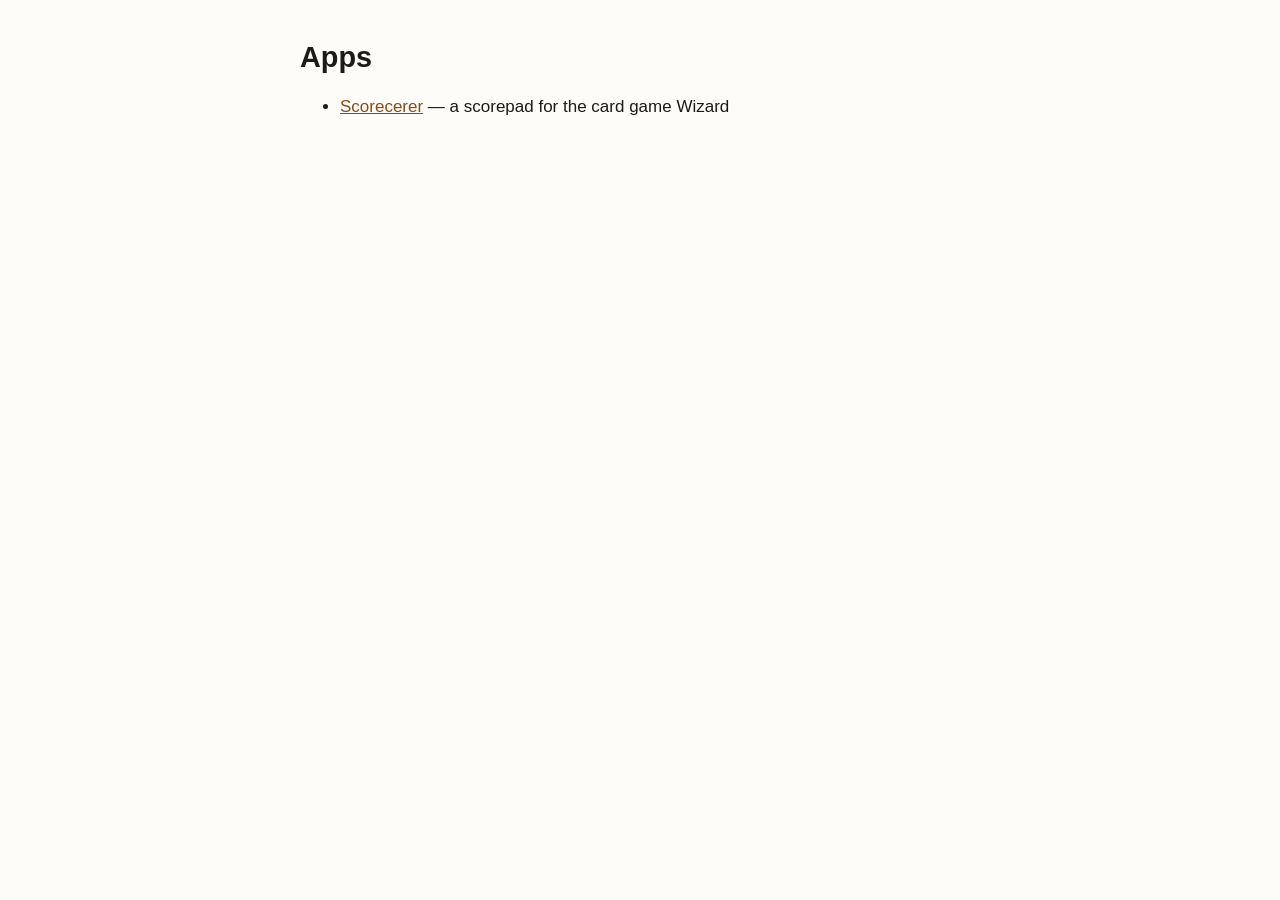
<file: index.html>
<!doctype html>
<html lang="en">
<head>
<meta charset="utf-8">
<meta name="viewport" content="width=device-width, initial-scale=1">
<title>sitefinitysteve apps</title>
<link rel="stylesheet" href="style.css">
</head>
<body>
<main>
<h1>Apps</h1>
<ul>
<li><a href="scorecerer/">Scorecerer</a> — a scorepad for the card game Wizard</li>
</ul>
</main>
</body>
</html>
</file>
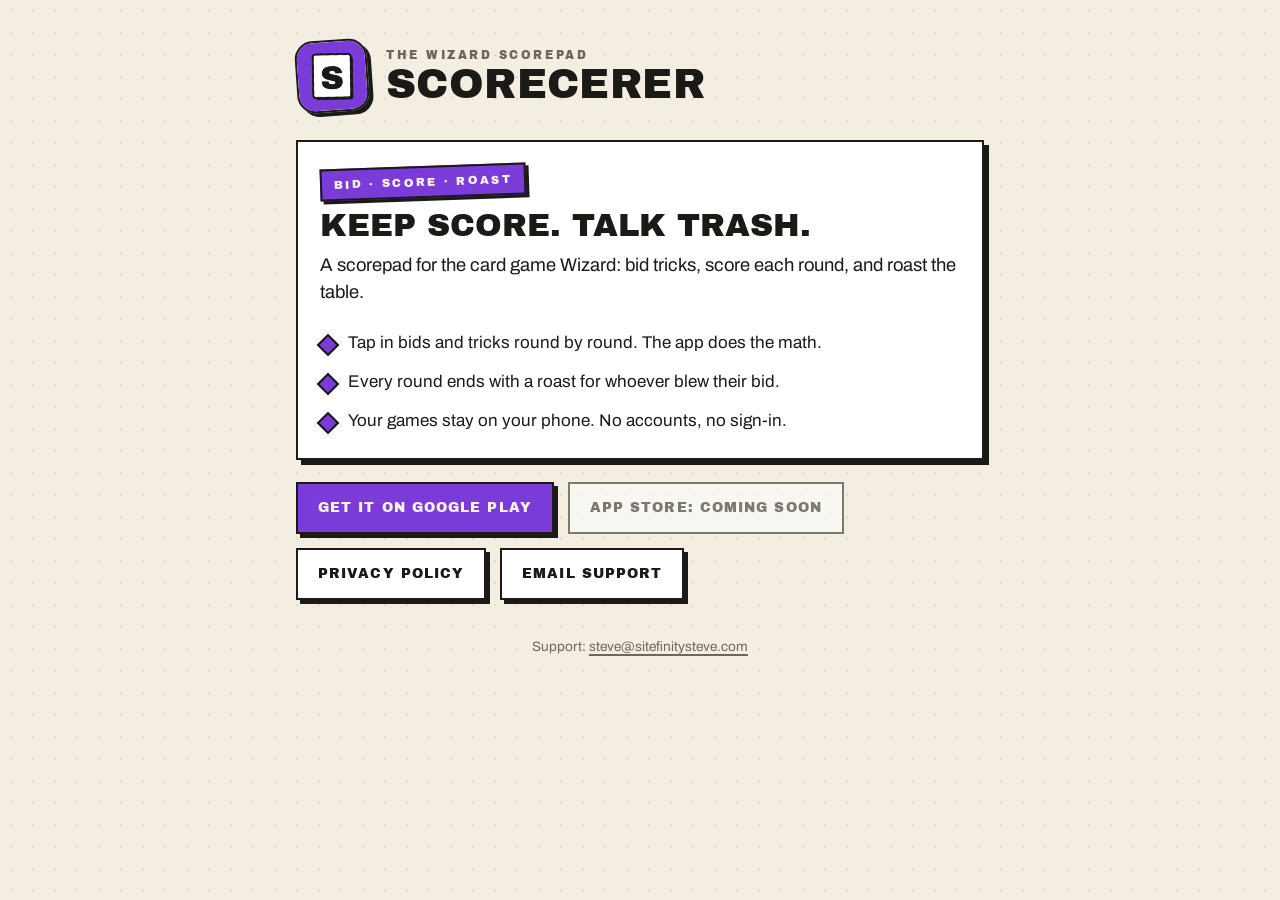
<file: scorecerer/index.html>
<!doctype html>
<html lang="en">
<head>
<meta charset="utf-8">
<meta name="viewport" content="width=device-width, initial-scale=1">
<title>Scorecerer</title>
<meta name="description" content="Scorecerer, a scorepad for the card game Wizard.">
<meta name="theme-color" content="#7a3bd9">
<link rel="icon" type="image/png" href="icon-180.png">
<link rel="apple-touch-icon" href="icon-180.png">
<link rel="preconnect" href="https://fonts.googleapis.com">
<link rel="preconnect" href="https://fonts.gstatic.com" crossorigin>
<link rel="stylesheet" href="https://fonts.googleapis.com/css2?family=Archivo:wght@400;700&family=Archivo+Black&display=swap">
<link rel="stylesheet" href="scorecerer.css">
</head>
<body>
<main>
<header class="brand">
  <img src="icon-512.png" alt="" width="72" height="72">
  <div>
    <p class="kicker">The Wizard scorepad</p>
    <p class="name">Scorecerer</p>
  </div>
</header>

<section class="card">
  <span class="stamp">Bid · Score · Roast</span>
  <h1>Keep score. Talk trash.</h1>
  <p class="lede">A scorepad for the card game Wizard: bid tricks, score each round, and roast the table.</p>
  <ul class="features">
    <li>Tap in bids and tricks round by round. The app does the math.</li>
    <li>Every round ends with a roast for whoever blew their bid.</li>
    <li>Your games stay on your phone. No accounts, no sign-in.</li>
  </ul>
</section>

<div class="actions">
  <a class="btn primary" href="https://play.google.com/store/apps/details?id=com.sitefinitysteve.scorecerer">Get it on Google Play</a>
  <span class="btn" aria-disabled="true">App Store: coming soon</span>
</div>

<div class="actions">
  <a class="btn" href="privacy/">Privacy policy</a>
  <a class="btn" href="mailto:steve@sitefinitysteve.com">Email support</a>
</div>

<footer>
  <p>Support: <a href="mailto:steve@sitefinitysteve.com">steve@sitefinitysteve.com</a></p>
</footer>
</main>
</body>
</html>
</file>
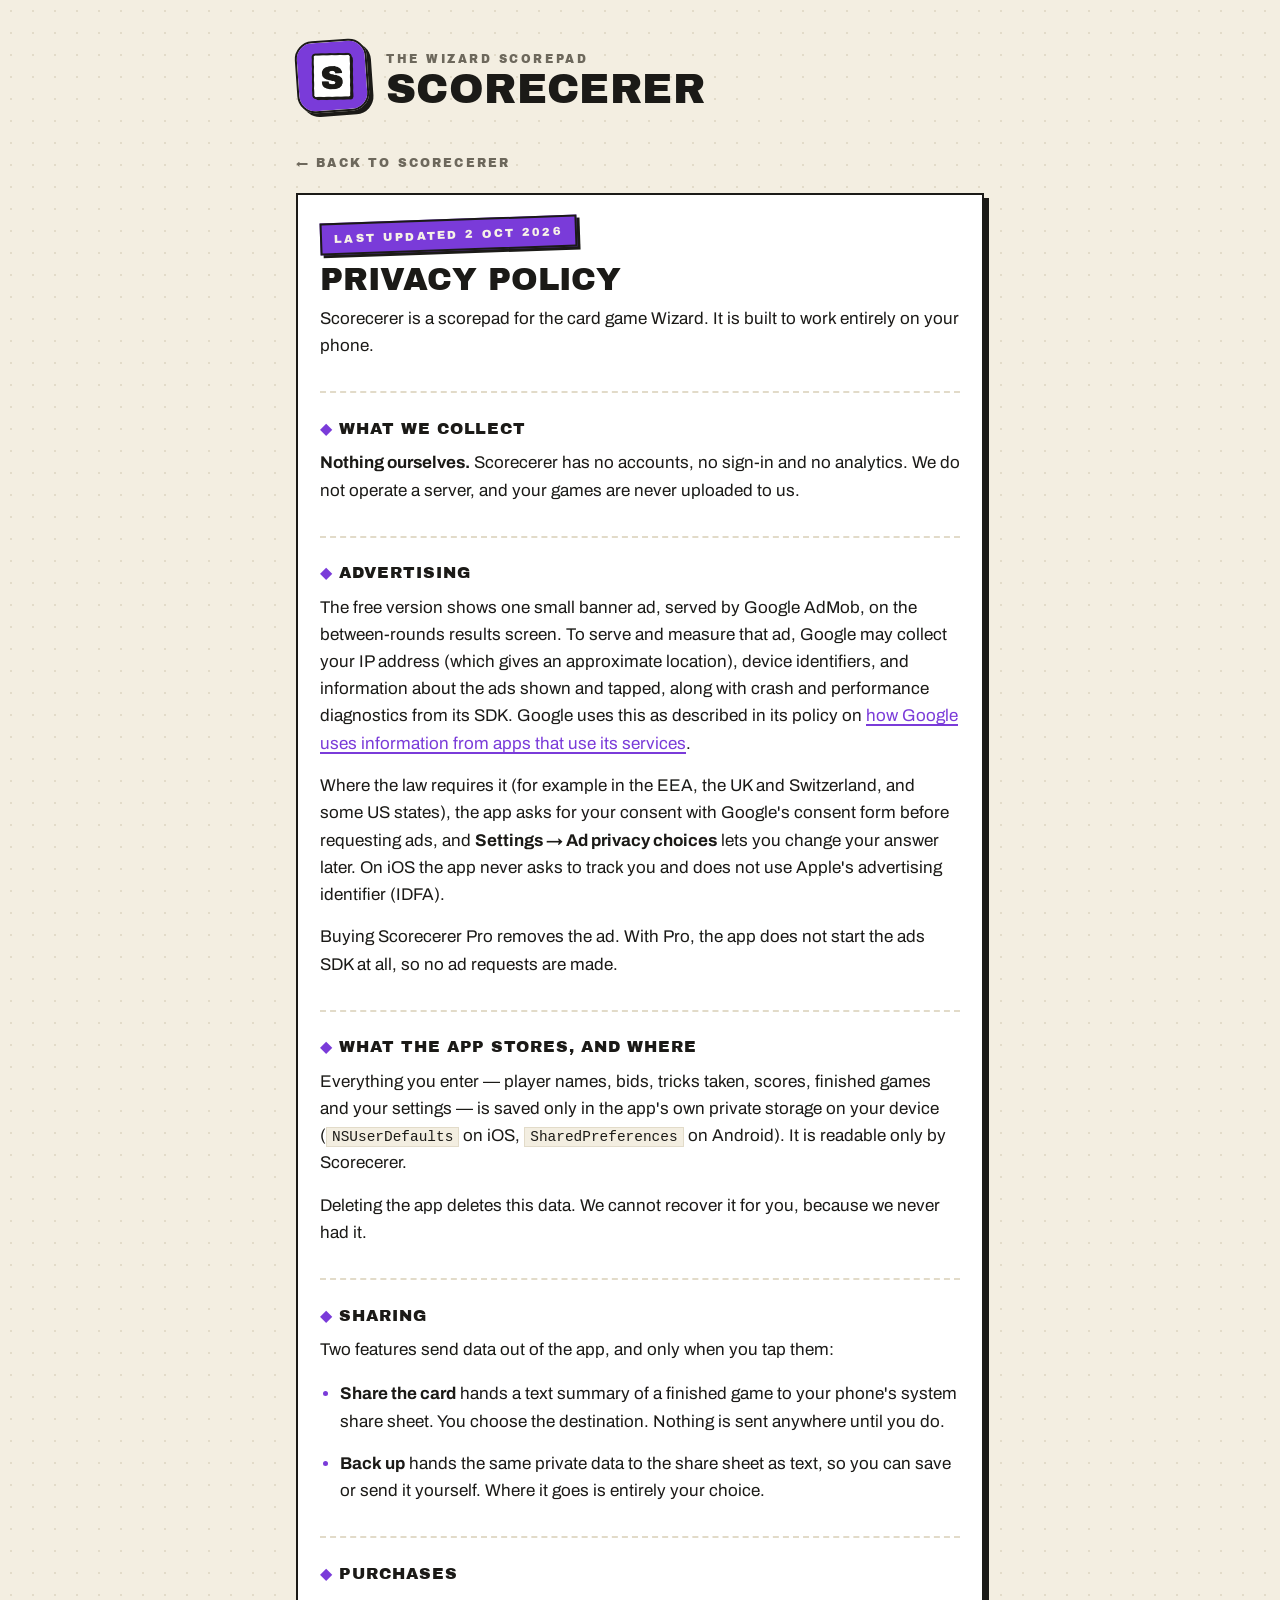
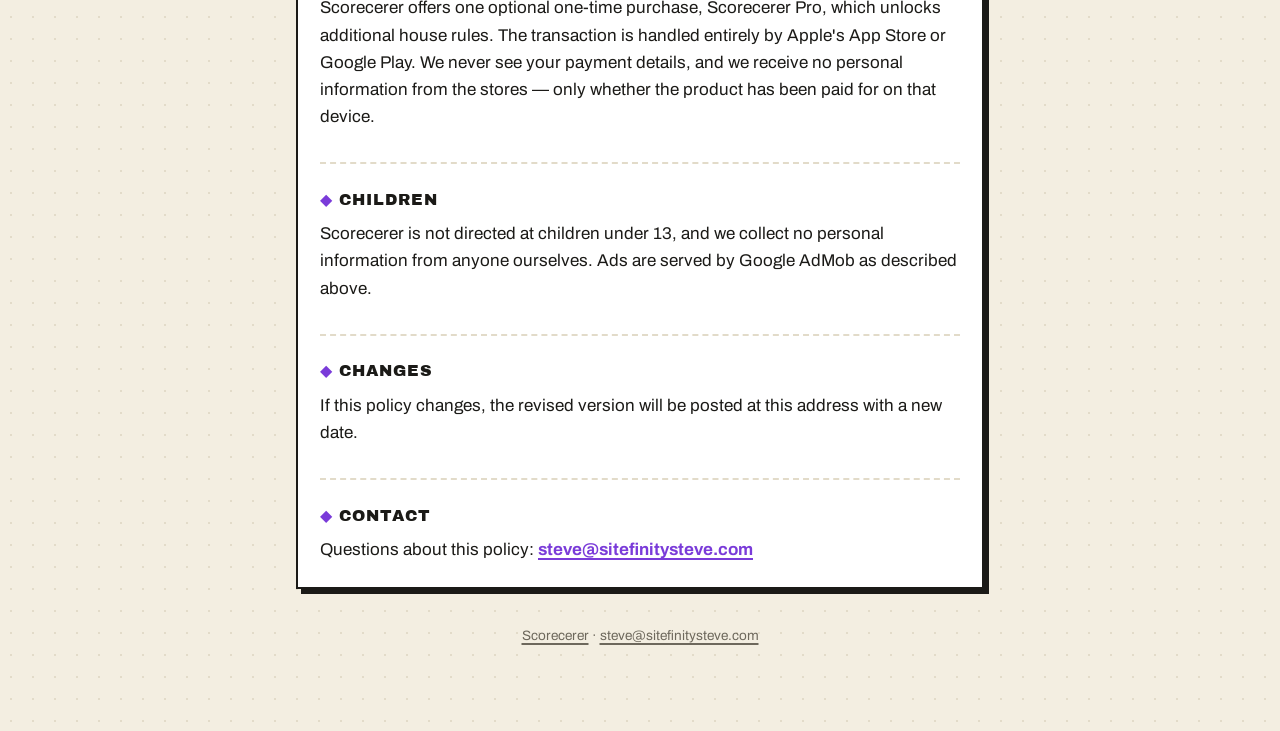
<file: scorecerer/privacy/index.html>
<!doctype html>
<html lang="en">
<head>
<meta charset="utf-8">
<meta name="viewport" content="width=device-width, initial-scale=1">
<title>Scorecerer Privacy Policy</title>
<meta name="description" content="Privacy policy for Scorecerer, a scorepad for the card game Wizard.">
<meta name="theme-color" content="#7a3bd9">
<link rel="icon" type="image/png" href="../icon-180.png">
<link rel="apple-touch-icon" href="../icon-180.png">
<link rel="preconnect" href="https://fonts.googleapis.com">
<link rel="preconnect" href="https://fonts.gstatic.com" crossorigin>
<link rel="stylesheet" href="https://fonts.googleapis.com/css2?family=Archivo:wght@400;700&family=Archivo+Black&display=swap">
<link rel="stylesheet" href="../scorecerer.css">
</head>
<body>
<main>
<header class="brand">
  <a href="../"><img src="../icon-512.png" alt="Scorecerer home" width="72" height="72"></a>
  <div>
    <p class="kicker">The Wizard scorepad</p>
    <p class="name"><a href="../">Scorecerer</a></p>
  </div>
</header>

<p class="crumb"><a href="../">&larr; Back to Scorecerer</a></p>

<article class="card">
<span class="stamp">Last updated 2 Oct 2026</span>
<h1>Privacy Policy</h1>

<p>Scorecerer is a scorepad for the card game Wizard. It is built to work entirely on your phone.</p>

<h2>What we collect</h2>
<p><strong>Nothing ourselves.</strong> Scorecerer has no accounts, no sign-in and no analytics. We do not operate a
server, and your games are never uploaded to us.</p>

<h2>Advertising</h2>
<p>The free version shows one small banner ad, served by Google AdMob, on the between-rounds results
screen. To serve and measure that ad, Google may collect your IP address (which gives an approximate
location), device identifiers, and information about the ads shown and tapped, along with crash and
performance diagnostics from its SDK. Google uses this as described in its policy on
<a href="https://policies.google.com/technologies/partner-sites">how Google uses information from apps that use its services</a>.</p>
<p>Where the law requires it (for example in the EEA, the UK and Switzerland, and some US states), the
app asks for your consent with Google's consent form before requesting ads, and <strong>Settings → Ad
privacy choices</strong> lets you change your answer later. On iOS the app never asks to track you and does
not use Apple's advertising identifier (IDFA).</p>
<p>Buying Scorecerer Pro removes the ad. With Pro, the app does not start the ads SDK at all, so no
ad requests are made.</p>

<h2>What the app stores, and where</h2>
<p>Everything you enter — player names, bids, tricks taken, scores, finished games and your settings —
is saved only in the app's own private storage on your device (<code>NSUserDefaults</code> on iOS,
<code>SharedPreferences</code> on Android). It is readable only by Scorecerer.</p>
<p>Deleting the app deletes this data. We cannot recover it for you, because we never had it.</p>

<h2>Sharing</h2>
<p>Two features send data out of the app, and only when you tap them:</p>
<ul>
<li><strong>Share the card</strong> hands a text summary of a finished game to your phone's system share sheet.
You choose the destination. Nothing is sent anywhere until you do.</li>
<li><strong>Back up</strong> hands the same private data to the share sheet as text, so you can save or send it
yourself. Where it goes is entirely your choice.</li>
</ul>

<h2>Purchases</h2>
<p>Scorecerer offers one optional one-time purchase, Scorecerer Pro, which unlocks additional house
rules. The transaction is handled entirely by Apple's App Store or Google Play. We never see your
payment details, and we receive no personal information from the stores — only whether the product
has been paid for on that device.</p>

<h2>Children</h2>
<p>Scorecerer is not directed at children under 13, and we collect no personal information from
anyone ourselves. Ads are served by Google AdMob as described above.</p>

<h2>Changes</h2>
<p>If this policy changes, the revised version will be posted at this address with a new date.</p>

<h2>Contact</h2>
<p>Questions about this policy: <a href="mailto:steve@sitefinitysteve.com"><strong>steve@sitefinitysteve.com</strong></a></p>
</article>

<footer>
  <p><a href="../">Scorecerer</a> · <a href="mailto:steve@sitefinitysteve.com">steve@sitefinitysteve.com</a></p>
</footer>
</main>
</body>
</html>
</file>
<file: style.css>
:root { color-scheme: light dark; --bg: #fdfcf9; --fg: #1d1b18; --muted: #6b665e; --link: #8a4b14; }
@media (prefers-color-scheme: dark) { :root { --bg: #161513; --fg: #ece8e1; --muted: #a39d93; --link: #f0a868; } }
body { margin: 0; background: var(--bg); color: var(--fg); font: 17px/1.6 -apple-system, BlinkMacSystemFont, "Segoe UI", Roboto, sans-serif; }
main { max-width: 680px; margin: 0 auto; padding: 40px 16px 64px; }
h1 { font-size: 1.8rem; line-height: 1.25; margin: 0 0 4px; }
h2 { font-size: 1.15rem; margin: 2em 0 0.4em; }
a { color: var(--link); }
code { font-size: 0.9em; }
.muted, .crumb { color: var(--muted); }
.crumb { margin: 0 0 16px; font-size: 0.95rem; }
</file>
<file: scorecerer/scorecerer.css>
/* Scorecerer pages. Palette and type mirror the app (app/app.css in the scorecerer repo). */
:root {
  color-scheme: light dark;
  --ink: #1b1a17;
  --paper: #f3eee1;
  --card: #ffffff;
  --line: #e2dbc9;
  --sub: #6d685c;
  --faint: #b5ae9d;
  --onacc: #f6f1e7;
  --acc: #7a3bd9;
  --shadow: #1b1a17;
}
@media (prefers-color-scheme: dark) {
  :root {
    --ink: #f0ead9;
    --paper: #232019;
    --card: #2e2a21;
    --line: #3a352a;
    --sub: #a89f8d;
    --faint: #6f6857;
    --acc: #9a63ec;
    --shadow: #0e0d0b;
  }
}

* { box-sizing: border-box; }
html { -webkit-text-size-adjust: 100%; }
body {
  margin: 0;
  background-color: var(--paper);
  background-image: radial-gradient(var(--line) 1px, transparent 1px);
  background-size: 22px 22px;
  color: var(--ink);
  font: 400 17px/1.6 Archivo, -apple-system, BlinkMacSystemFont, "Segoe UI", Roboto, sans-serif;
}
main { max-width: 720px; margin: 0 auto; padding: 40px 16px 72px; }

.black, h1, h2, .kicker, .btn, .stamp, .crumb a {
  font-family: "Archivo Black", Archivo, sans-serif;
  font-weight: 400;
}
.kicker {
  margin: 0;
  font-size: 0.72rem;
  letter-spacing: 0.22em;
  text-transform: uppercase;
  color: var(--sub);
}

/* Brand header */
.brand { display: flex; align-items: center; gap: 18px; margin: 0 0 28px; }
.brand img {
  width: 72px; height: 72px;
  border-radius: 18px;
  border: 2.5px solid var(--ink);
  box-shadow: 4px 4px 0 var(--shadow);
  transform: rotate(-4deg);
  flex: none;
}
.brand .name {
  margin: 0;
  font-family: "Archivo Black", Archivo, sans-serif;
  font-size: clamp(1.9rem, 7vw, 2.6rem);
  line-height: 1;
  text-transform: uppercase;
  letter-spacing: 0.01em;
}
.brand a { color: inherit; text-decoration: none; }

/* Cards */
.card {
  background: var(--card);
  border: 2.5px solid var(--ink);
  box-shadow: 5px 5px 0 var(--shadow);
  padding: 24px 22px;
  margin: 0 0 22px;
}
.card > :first-child { margin-top: 0; }
.card > :last-child { margin-bottom: 0; }

h1 {
  font-size: clamp(1.5rem, 5.5vw, 2rem);
  line-height: 1.1;
  text-transform: uppercase;
  margin: 10px 0 8px;
}
h2 {
  font-size: 1rem;
  letter-spacing: 0.06em;
  text-transform: uppercase;
  margin: 2em 0 0.5em;
  padding-top: 1.4em;
  border-top: 2px dashed var(--line);
}
h2::before { content: "◆ "; color: var(--acc); }
p, li { margin: 0 0 0.9em; }
ul { padding-left: 1.2em; }
li::marker { color: var(--acc); }
strong { font-weight: 700; }
a { color: var(--acc); text-underline-offset: 3px; text-decoration-thickness: 2px; }
code {
  font: 0.85em Menlo, ui-monospace, monospace;
  background: var(--paper);
  border: 1.5px solid var(--line);
  padding: 1px 5px;
}

.stamp {
  display: inline-block;
  background: var(--acc);
  color: var(--onacc);
  border: 2.5px solid var(--ink);
  box-shadow: 3px 3px 0 var(--shadow);
  font-size: 0.72rem;
  letter-spacing: 0.2em;
  text-transform: uppercase;
  padding: 5px 12px;
  transform: rotate(-2deg);
}

.lede { font-size: 1.15rem; line-height: 1.5; margin: 0 0 1.2em; }

/* Buttons */
.actions { display: flex; flex-wrap: wrap; gap: 14px; margin-top: 8px; }
.btn {
  display: inline-block;
  padding: 13px 20px;
  border: 2.5px solid var(--ink);
  box-shadow: 4px 4px 0 var(--shadow);
  background: var(--card);
  color: var(--ink);
  font-size: 0.85rem;
  letter-spacing: 0.08em;
  text-transform: uppercase;
  text-decoration: none;
  transition: transform 120ms ease-out, box-shadow 120ms ease-out;
}
.btn.primary { background: var(--acc); color: var(--onacc); }
.btn:hover { transform: translate(-1px, -1px); box-shadow: 5px 5px 0 var(--shadow); }
.btn:active { transform: translate(3px, 3px); box-shadow: 1px 1px 0 var(--shadow); }
.btn[aria-disabled="true"] { opacity: 0.55; box-shadow: none; cursor: default; }
.btn[aria-disabled="true"]:hover, .btn[aria-disabled="true"]:active { transform: none; box-shadow: none; }
.actions + .actions { margin-top: 14px; }

.features { list-style: none; padding: 0; margin: 0; display: grid; gap: 12px; }
.features li { margin: 0; padding-left: 28px; position: relative; }
.features li::before {
  content: ""; position: absolute; left: 0; top: 0.45em;
  width: 12px; height: 12px;
  background: var(--acc);
  border: 2px solid var(--ink);
  transform: rotate(45deg);
}

.crumb { margin: 0 0 18px; }
.crumb a {
  color: var(--sub);
  font-size: 0.75rem;
  letter-spacing: 0.18em;
  text-transform: uppercase;
  text-decoration: none;
}
.crumb a:hover { color: var(--ink); }

footer {
  margin-top: 36px;
  text-align: center;
  color: var(--sub);
  font-size: 0.85rem;
}
footer a { color: var(--sub); }

@media (max-width: 480px) {
  main { padding-top: 28px; }
  .card { padding: 20px 16px; box-shadow: 4px 4px 0 var(--shadow); }
  .brand img { width: 60px; height: 60px; border-radius: 15px; }
}
@media (prefers-reduced-motion: reduce) {
  .btn { transition: none; }
}
</file>
